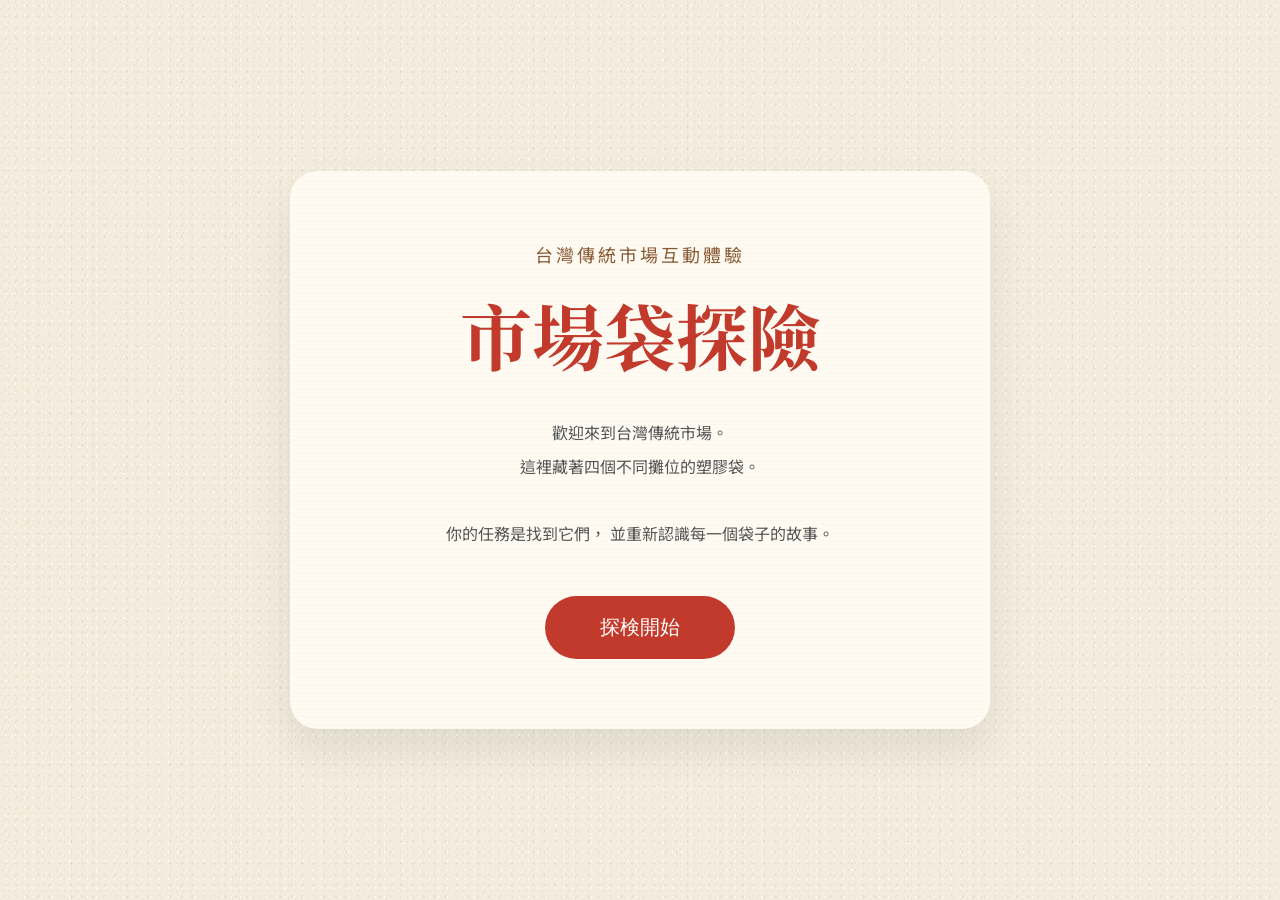
<file: 期末/index.html>
<!doctype html>
<html lang="zh-Hant">
  <head>
    <meta charset="UTF-8" />
    <meta name="viewport" content="width=device-width, initial-scale=1.0" />

    <title>市場袋探險</title>

    <link rel="stylesheet" href="style.css" />
  </head>

  <body>
    <!-- 背景 -->
    <div class="background-pattern"></div>

    <!-- 主畫面 -->
    <main class="hero">
      <div class="hero-box">
        <p class="sub-title">台灣傳統市場互動體驗</p>

        <h1>市場袋探險</h1>

        <p class="description">
          歡迎來到台灣傳統市場。<br />
          這裡藏著四個不同攤位的塑膠袋。<br /><br />

          你的任務是找到它們， 並重新認識每一個袋子的故事。
        </p>

        <button id="startBtn">探検開始</button>
      </div>
    </main>

    <script src="script.js"></script>
  </body>
</html>
</file>
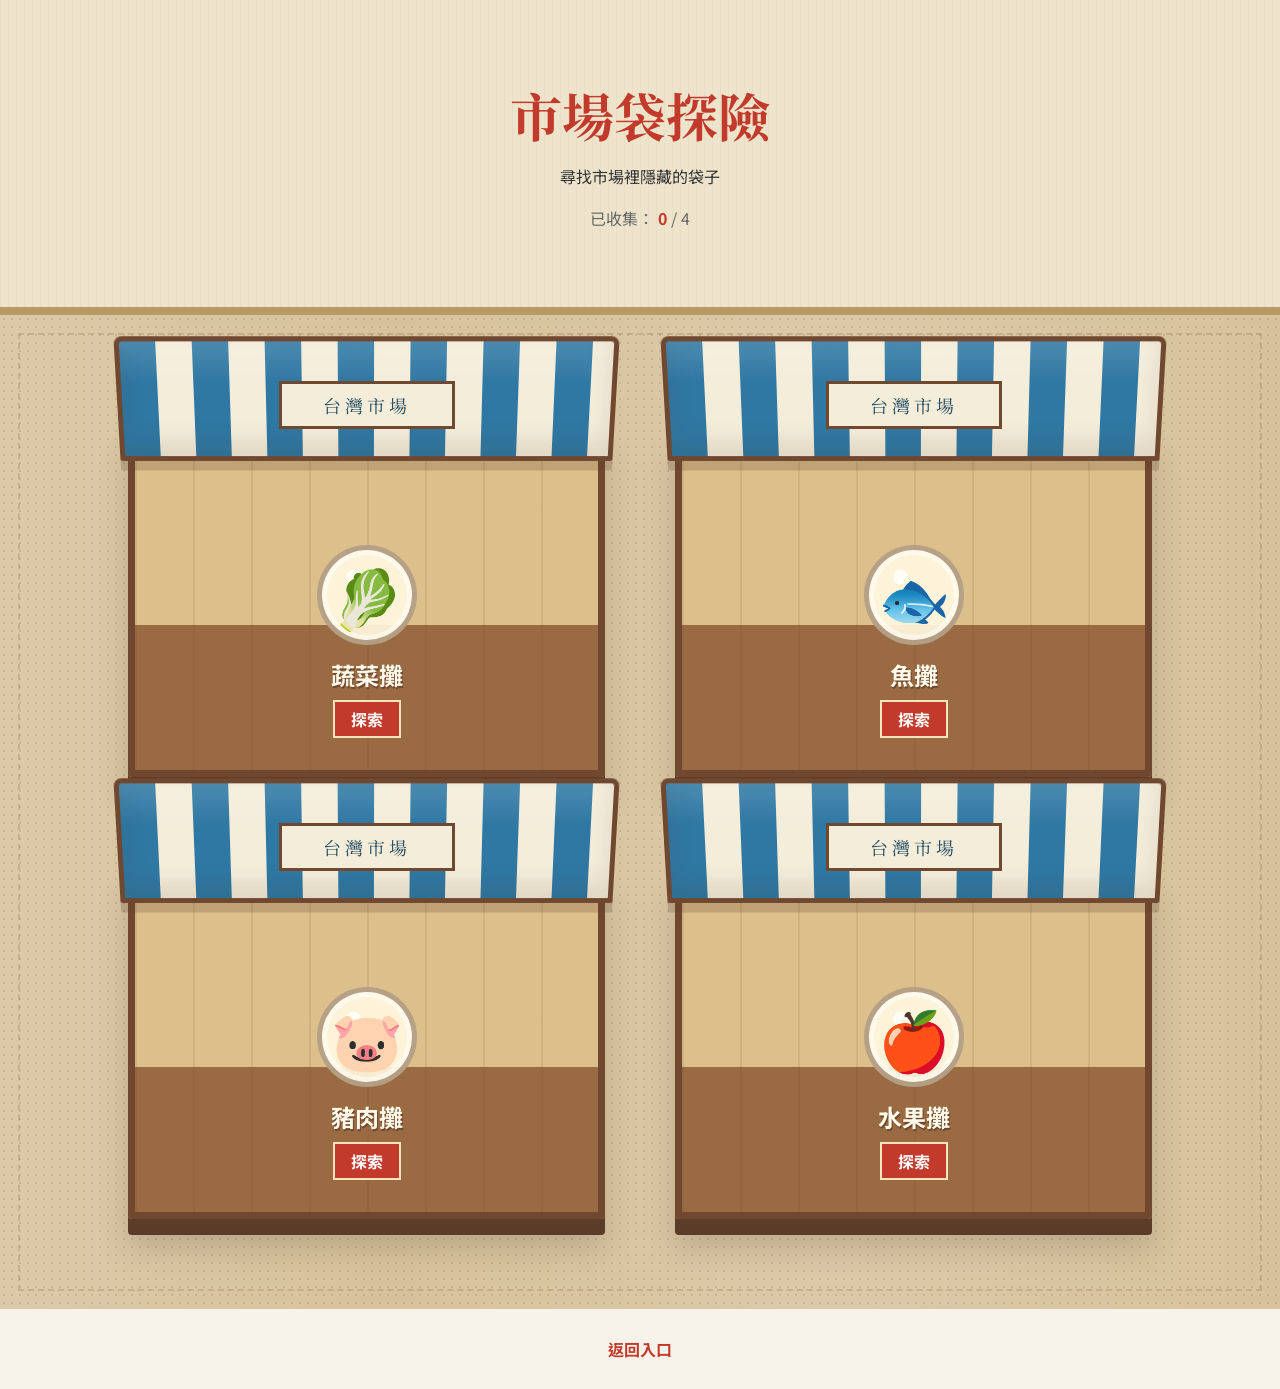
<file: 期末/market.html>
<!doctype html>
<html lang="zh-Hant">
  <head>
    <meta charset="UTF-8" />
    <meta name="viewport" content="width=device-width, initial-scale=1.0" />

    <title>市場袋探險｜市場</title>

    <link rel="stylesheet" href="style.css" />
  </head>

  <body>
    <header class="market-header">
      <h1>市場袋探險</h1>

      <p>尋找市場裡隱藏的袋子</p>

      <div class="count">
        已收集：
        <span id="count">0</span>
        / 4
      </div>
    </header>

    <main class="market-map">
      <!-- 蔬菜攤 -->

      <div
        class="stall-point vegetable"
        id="vegetable"
        role="button"
        tabindex="0"
        onclick="goBag('vegetable')"
        onkeydown="
          if (event.key === 'Enter' || event.key === ' ') goBag('vegetable');
        "
      >
        <div class="icon">🥬</div>

        <h2>蔬菜攤</h2>

        <p>探索</p>
      </div>

      <!-- 魚攤 -->

      <div
        class="stall-point fish"
        id="fish"
        role="button"
        tabindex="0"
        onclick="goBag('fish')"
        onkeydown="
          if (event.key === 'Enter' || event.key === ' ') goBag('fish');
        "
      >
        <div class="icon">🐟</div>

        <h2>魚攤</h2>

        <p>探索</p>
      </div>

      <!-- 豬肉攤 -->

      <div
        class="stall-point pork"
        id="pork"
        role="button"
        tabindex="0"
        onclick="goBag('pork')"
        onkeydown="
          if (event.key === 'Enter' || event.key === ' ') goBag('pork');
        "
      >
        <div class="icon">🐷</div>

        <h2>豬肉攤</h2>

        <p>探索</p>
      </div>

      <!-- 水果攤 -->

      <div
        class="stall-point fruit"
        id="fruit"
        role="button"
        tabindex="0"
        onclick="goBag('fruit')"
        onkeydown="
          if (event.key === 'Enter' || event.key === ' ') goBag('fruit');
        "
      >
        <div class="icon">🍎</div>

        <h2>水果攤</h2>

        <p>探索</p>
      </div>
    </main>

    <footer>
      <a href="index.html"> 返回入口 </a>
    </footer>

    <script src="script.js"></script>
  </body>
</html>
</file>
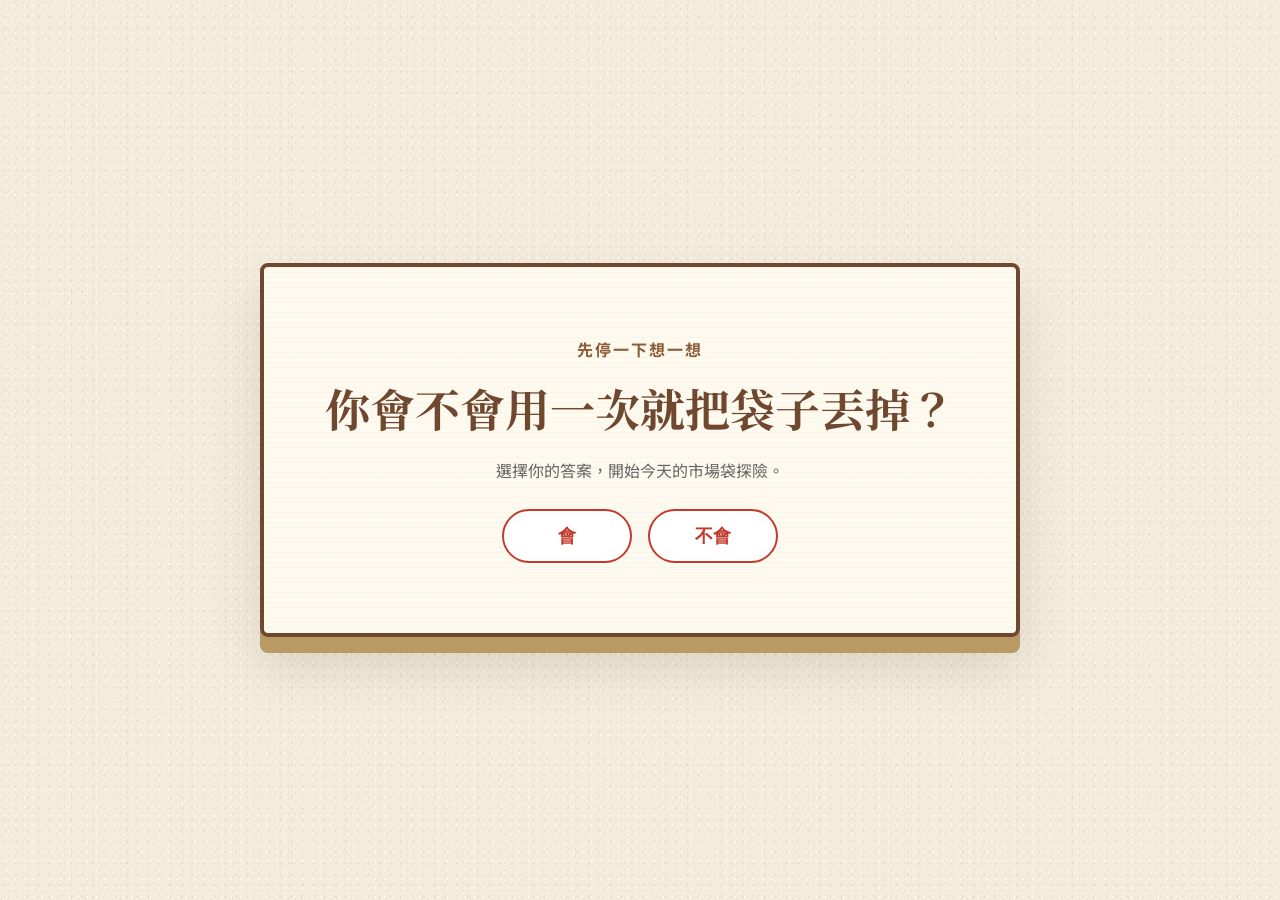
<file: 期末/question.html>
<!doctype html>
<html lang="zh-Hant">
  <head>
    <meta charset="UTF-8" />
    <meta name="viewport" content="width=device-width, initial-scale=1.0" />
    <title>先想一想｜市場袋探險</title>
    <link rel="stylesheet" href="style.css" />
  </head>

  <body>
    <div class="background-pattern"></div>

    <main class="question-page">
      <section class="bag-question" aria-labelledby="question-title">
        <p class="question-kicker">先停一下想一想</p>

        <h1 id="question-title">你會不會用一次就把袋子丟掉？</h1>

        <p class="question-copy">選擇你的答案，開始今天的市場袋探險。</p>

        <div class="answer-list" role="group" aria-label="選擇答案">
          <button class="answer-btn" type="button" data-answer="yes">會</button>
          <button class="answer-btn" type="button" data-answer="no">
            不會
          </button>
        </div>

        <p
          id="answerResult"
          class="answer-result hidden"
          aria-live="polite"
        ></p>

        <button id="bagStartBtn" class="hidden">開始探險</button>
      </section>
    </main>

    <script src="script.js"></script>
  </body>
</html>
</file>
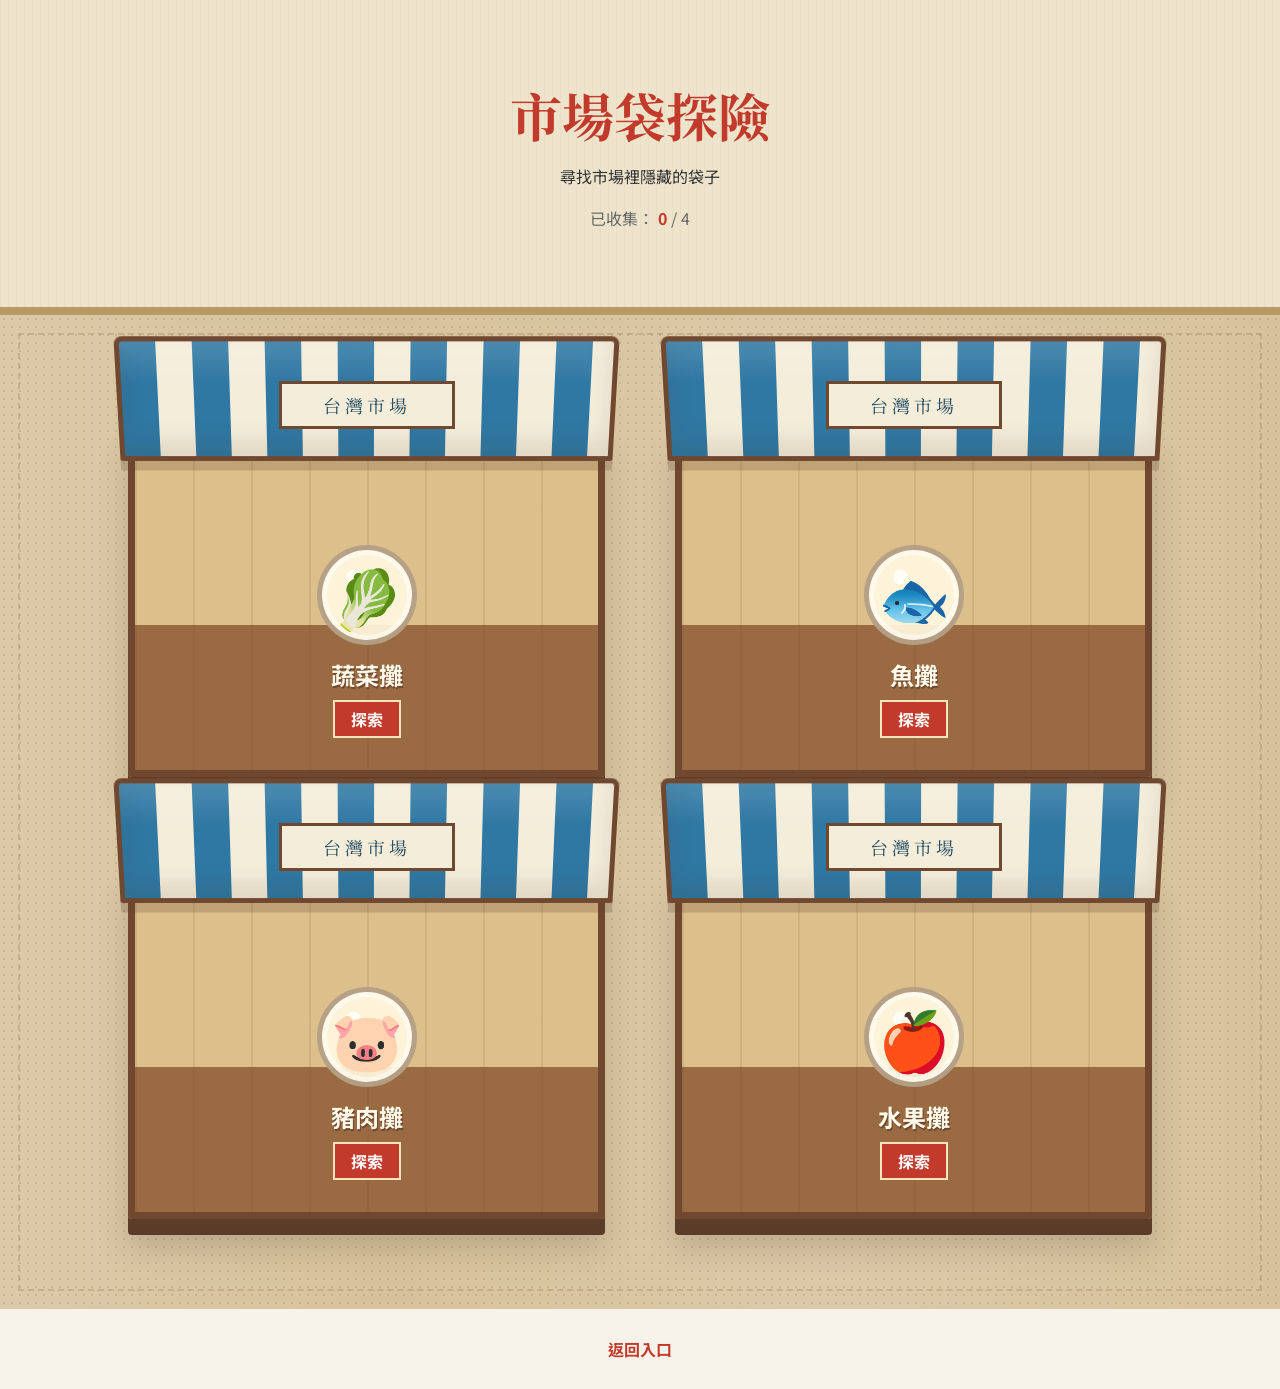
<file: 期末/reuse.html>
<!doctype html>
<html lang="zh-Hant">
  <head>
    <meta charset="UTF-8" />
    <meta name="viewport" content="width=device-width, initial-scale=1.0" />
    <title>袋子的下一段旅程｜市場袋探險</title>
    <link rel="stylesheet" href="style.css" />
  </head>

  <body id="reuse-page">
    <main class="reuse-page">
      <section class="reuse-panel" aria-labelledby="reuse-title">
        <div class="reuse-warning" role="alert">
          <span class="warning-mark">!</span>
          <span>注意：別讓袋子只走一次就結束</span>
        </div>

        <p class="reuse-kicker">四個市場袋收集完成</p>

        <h1 id="reuse-title">袋子不只是一個袋子</h1>

        <p class="reuse-lead">
          它可以裝菜、裝水果，也可以陪你走更多趟市場。<br />
          繼續使用，比丟掉更有價值。
        </p>

        <div class="reuse-steps">
          <div class="reuse-step">
            <span>01</span>
            <h2>清潔</h2>
            <p>用完後擦乾淨，避免殘留污漬與異味。</p>
          </div>

          <div class="reuse-step">
            <span>02</span>
            <h2>晾乾</h2>
            <p>保持乾燥，才能安全地再次使用。</p>
          </div>

          <div class="reuse-step">
            <span>03</span>
            <h2>重複使用</h2>
            <p>下次買菜、買水果時，把袋子帶回市場。</p>
          </div>
        </div>

        <button id="resetReuseBtn" type="button">回到首頁重新探險</button>
      </section>
    </main>

    <script src="script.js"></script>
  </body>
</html>
</file>
<file: 期末/style.css>
/* Google Font */

@import url("https://fonts.googleapis.com/css2?family=Noto+Sans+TC:wght@300;400;500;700&family=Noto+Serif+TC:wght@600;700&display=swap");

* {
  margin: 0;
  padding: 0;
  box-sizing: border-box;
}

html {
  scroll-behavior: smooth;
}

body {
  font-family: "Noto Sans TC", sans-serif;

  background:
    radial-gradient(
      circle at 20% 30%,
      rgba(94, 72, 47, 0.08) 0 0.7px,
      transparent 0.8px
    ),
    radial-gradient(
      circle at 70% 65%,
      rgba(255, 255, 255, 0.9) 0 0.8px,
      transparent 0.9px
    ),
    repeating-linear-gradient(
      115deg,
      transparent 0 5px,
      rgba(129, 101, 68, 0.025) 5px 6px
    ),
    #f2ead8;

  background-size:
    7px 7px,
    9px 9px,
    12px 12px,
    auto;

  color: #333;

  overflow-x: hidden;
}

/* Background */

.background-pattern {
  position: fixed;

  inset: 0;

  background:
    linear-gradient(rgba(255, 255, 255, 0.22), rgba(255, 255, 255, 0.22)),
    radial-gradient(circle, #7a604426 1px, transparent 1.5px),
    radial-gradient(circle at 70% 30%, #ffffff66 1px, transparent 1.5px);

  background-size:
    auto,
    11px 11px,
    17px 17px;

  opacity: 0.7;

  z-index: -2;
}

/* Floating Bags */

.floating-bag {
  position: fixed;

  width: 90px;

  opacity: 0.12;

  animation: float 8s ease-in-out infinite;

  z-index: -1;
}

.bag1 {
  top: 10%;
  left: 8%;
}

.bag2 {
  top: 65%;
  right: 10%;

  animation-delay: 2s;
}

.bag3 {
  bottom: 15%;
  left: 45%;

  animation-delay: 4s;
}

/* Hero */

.hero {
  height: 100vh;

  display: flex;

  justify-content: center;

  align-items: center;

  padding: 30px;
}

.hero-box {
  width: 700px;

  max-width: 90%;

  background:
    repeating-linear-gradient(
      0deg,
      rgba(111, 82, 50, 0.018) 0 1px,
      transparent 1px 4px
    ),
    rgba(255, 252, 244, 0.94);

  backdrop-filter: blur(10px);

  border-radius: 28px;

  padding: 70px;

  text-align: center;

  box-shadow: 0 20px 40px rgba(0, 0, 0, 0.08);
}

.sub-title {
  color: #8a5b36;

  letter-spacing: 3px;

  margin-bottom: 15px;

  font-size: 18px;
}

.hero h1 {
  font-family: "Noto Serif TC", serif;

  font-size: 72px;

  color: #c23a2b;

  margin-bottom: 30px;
}

.description {
  line-height: 2.1;

  color: #555;

  margin-bottom: 45px;
}

.bag-question {
  max-width: 760px;

  width: 100%;

  margin: 0 auto;
}

.question-page {
  min-height: 100vh;

  display: grid;

  place-items: center;

  padding: 30px;
}

.question-page .bag-question {
  padding: 70px 55px;

  border: 4px solid #70482f;

  border-radius: 8px;

  background:
    repeating-linear-gradient(
      0deg,
      rgba(111, 82, 50, 0.035) 0 1px,
      transparent 1px 5px
    ),
    rgba(255, 250, 240, 0.96);

  box-shadow:
    0 16px 0 #b89a65,
    0 30px 50px rgba(92, 65, 38, 0.16);

  text-align: center;
}

.question-page .bag-question h1 {
  color: #70482f;

  font-family: "Noto Serif TC", serif;

  font-size: 45px;

  line-height: 1.45;

  margin: 12px auto 16px;
}

.question-kicker {
  color: #8a5b36;

  font-weight: 700;

  letter-spacing: 2px;

  margin-bottom: 14px;
}

.bag-question h2 {
  max-width: 580px;

  margin: 0 auto 16px;

  color: #70482f;

  font-family: "Noto Serif TC", serif;

  font-size: 38px;

  line-height: 1.45;
}

.question-copy {
  color: #666;

  line-height: 1.8;

  margin-bottom: 24px;
}

.answer-list {
  display: flex;

  justify-content: center;

  gap: 16px;
}

.answer-btn {
  min-width: 130px;

  padding: 13px 28px;

  border: 2px solid #c23a2b;

  border-radius: 999px;

  background: white;

  color: #c23a2b;

  font-size: 18px;

  font-weight: 700;

  cursor: pointer;

  transition: 0.25s;
}

.answer-btn:hover,
.answer-btn:focus-visible,
.answer-btn.selected {
  background: #c23a2b;

  color: white;
}

.answer-result {
  min-height: 28px;

  margin-top: 22px;

  color: #70482f;

  font-weight: 700;
}

/* Start Button */

#startBtn {
  background: #c23a2b;

  color: white;

  border: none;

  padding: 18px 55px;

  border-radius: 999px;

  font-size: 20px;

  cursor: pointer;

  transition: 0.35s;
}

#startBtn:hover,
#startBtn:focus-visible {
  transform: translateY(-5px);

  box-shadow: 0 15px 25px rgba(194, 58, 43, 0.3);
}

#bagStartBtn {
  margin-top: 12px;

  padding: 16px 38px;

  border: none;

  border-radius: 999px;

  background: #c23a2b;

  color: white;

  font-size: 18px;

  font-weight: 700;

  cursor: pointer;

  transition: 0.3s;
}

#bagStartBtn:hover,
#bagStartBtn:focus-visible {
  transform: translateY(-4px);

  box-shadow: 0 12px 20px rgba(194, 58, 43, 0.25);
}

/* Mission preview styles removed: today's task section is not displayed. */

#marketBtn {
  margin-top: 45px;

  padding: 16px 38px;

  border: 2px solid #c23a2b;

  border-radius: 999px;

  background: transparent;

  color: #c23a2b;

  font-size: 18px;

  font-weight: 700;

  cursor: pointer;

  transition: 0.3s;
}

#marketBtn:hover,
#marketBtn:focus-visible {
  background: #c23a2b;

  color: white;
}

/* Mission */

.preview {
  padding: 100px 10%;

  text-align: center;
}

.preview h2 {
  font-family: "Noto Serif TC", serif;

  color: #c23a2b;

  font-size: 42px;

  margin-bottom: 50px;
}

.mission-list {
  display: grid;

  grid-template-columns: repeat(4, 1fr);

  gap: 25px;
}

.mission-card {
  background: white;

  padding: 35px;

  border: 0;

  border-radius: 20px;

  box-shadow: 0 10px 20px rgba(0, 0, 0, 0.08);

  cursor: pointer;

  transition: 0.3s;

  font-family: inherit;
}

.mission-card:hover {
  transform: translateY(-10px);
}

.mission-card {
  font-size: 60px;
}

.mission-card p {
  margin-top: 20px;

  font-size: 20px;

  color: #444;
}

/* Animation */

@keyframes float {
  0% {
    transform: translateY(0px) rotate(0deg);
  }

  50% {
    transform: translateY(-25px) rotate(6deg);
  }

  100% {
    transform: translateY(0px) rotate(0deg);
  }
}

/* Responsive */

@media (max-width: 900px) {
  .hero h1 {
    font-size: 48px;
  }

  .hero-box {
    padding: 45px;
  }

  .mission-list {
    grid-template-columns: repeat(2, 1fr);
  }
}

@media (max-width: 600px) {
  .mission-list {
    grid-template-columns: 1fr;
  }

  .hero h1 {
    font-size: 40px;
  }

  .bag-question h2,
  .question-page .bag-question h1 {
    font-size: 28px;
  }

  .question-page {
    padding: 20px 12px;
  }

  .question-page .bag-question {
    padding: 38px 18px;
  }

  .answer-list {
    gap: 10px;
  }

  .answer-btn {
    min-width: 110px;

    padding-inline: 18px;
  }

  .description {
    font-size: 15px;
  }
}
.market-header {
  height: 35vh;

  display: flex;

  flex-direction: column;

  justify-content: center;

  align-items: center;

  background:
    repeating-linear-gradient(
      90deg,
      rgba(87, 73, 50, 0.035) 0 1px,
      transparent 1px 8px
    ),
    #eee4cc;

  border-bottom: 8px solid #b89a65;
}

.market-map {
  position: relative;

  min-height: 65vh;

  padding: 110px 10% 90px;

  display: grid;

  grid-template-columns: repeat(2, 1fr);

  gap: 90px 70px;

  background:
    radial-gradient(circle, rgba(104, 85, 60, 0.16) 0 1px, transparent 1.5px),
    linear-gradient(
      90deg,
      rgba(255, 255, 255, 0.12),
      transparent 30%,
      rgba(255, 255, 255, 0.12) 65%,
      transparent
    ),
    #d7c29c;

  background-size:
    8px 8px,
    auto,
    auto;
}

.market-map::before {
  content: "";

  position: absolute;

  inset: 18px;

  border: 2px dashed rgba(122, 91, 52, 0.22);

  pointer-events: none;
}

.stall-point {
  position: relative;

  min-height: 330px;

  background:
    repeating-linear-gradient(
      90deg,
      rgba(92, 62, 35, 0.1) 0 2px,
      transparent 2px 58px
    ),
    linear-gradient(#dcbf8a 0 58%, #9a6b42 58% 100%);

  border: 7px solid #70482f;

  border-top: 0;

  border-radius: 4px;

  padding: 120px 38px 32px;

  text-align: center;

  cursor: pointer;

  box-shadow:
    0 16px 0 #5b3c28,
    0 28px 30px rgba(71, 49, 31, 0.2);

  transition: 0.25s ease;
}

.stall-point::before {
  content: "";

  position: absolute;

  left: -18px;

  right: -18px;

  top: -88px;

  height: 115px;

  background:
    linear-gradient(rgba(255, 255, 255, 0.14), transparent 35%),
    repeating-linear-gradient(90deg, #2f78a3 0 36px, #f4edda 36px 72px);

  border: 5px solid #70482f;

  border-radius: 8px 8px 2px 2px;

  box-shadow: 0 10px 0 rgba(91, 60, 40, 0.22);

  transform: perspective(300px) rotateX(-4deg);
}

.stall-point::after {
  content: "台灣市場";

  position: absolute;

  left: 50%;

  top: -44px;

  width: 150px;

  transform: translateX(-50%);

  padding: 8px 10px;

  background: #f4edda;

  border: 3px solid #70482f;

  color: #274e63;

  font-family: "Noto Serif TC", serif;

  font-size: 18px;

  letter-spacing: 4px;

  z-index: 2;
}

.stall-point.collected {
  filter: saturate(0.55) brightness(0.82);

  cursor: not-allowed;
}

.stall-point.collected::before {
  background: repeating-linear-gradient(
    90deg,
    #77746f 0 36px,
    #ddd7c8 36px 72px
  );
}

.stall-point.collected .icon {
  opacity: 0.75;
}

.stall-point.collected p {
  background: #77746f;
}

.stall-point:hover:not(.collected),
.stall-point:focus-visible:not(.collected) {
  transform: translateY(-8px);

  box-shadow:
    0 24px 0 #5b3c28,
    0 36px 34px rgba(71, 49, 31, 0.24);

  outline: none;
}

.stall-point::before {
  box-shadow:
    0 10px 0 rgba(91, 60, 40, 0.22),
    inset 0 -14px 24px rgba(73, 51, 30, 0.12);
}

.stall-point .icon {
  position: relative;
  z-index: 3;

  display: grid;

  place-items: center;

  width: 100px;

  height: 100px;

  margin: 0 auto 12px;

  border: 5px solid rgba(95, 59, 35, 0.45);

  border-radius: 50%;

  background:
    radial-gradient(circle at 35% 30%, #fffdf4 0 8%, transparent 9%),
    rgba(255, 248, 223, 0.92);

  font-size: 58px;

  box-shadow: inset 0 0 0 5px rgba(255, 255, 255, 0.5);
}

.stall-point h2 {
  position: relative;
  z-index: 3;

  color: #fff9e9;

  text-shadow: 1px 2px 0 #70482f;

  margin-bottom: 8px;
}

.stall-point p {
  position: relative;
  z-index: 3;

  display: inline-block;

  padding: 5px 16px;

  background: #c23a2b;

  border: 2px solid #f6e4bd;

  color: #fff;

  font-weight: 700;
}

.market-header h1 {
  font-family: "Noto Serif TC", serif;

  color: #c23a2b;

  font-size: 52px;

  margin-bottom: 12px;
}

.count {
  margin-top: 18px;

  color: #666;
}

.count span {
  color: #c23a2b;

  font-weight: 700;
}

footer {
  padding: 28px;

  text-align: center;

  background: #f8f3ea;
}

footer a {
  color: #c23a2b;

  text-decoration: none;

  font-weight: 700;
}

.completion {
  grid-column: 1 / -1;

  max-width: 760px;

  justify-self: center;

  margin-top: 20px;

  padding: 42px;

  border: 4px solid #70482f;

  border-radius: 8px;

  background:
    repeating-linear-gradient(
      0deg,
      rgba(111, 82, 50, 0.035) 0 1px,
      transparent 1px 5px
    ),
    #fffaf0;

  text-align: center;

  box-shadow: 0 12px 0 #b89a65;
}

.completion-badge {
  width: 86px;

  height: 86px;

  display: grid;

  place-items: center;

  margin: 0 auto 18px;

  border: 5px solid #70482f;

  border-radius: 50%;

  background: #c23a2b;

  color: white;

  font-family: "Noto Serif TC", serif;

  font-size: 26px;

  font-weight: 700;
}

.completion h2 {
  color: #c23a2b;

  margin-bottom: 12px;
}

.completion p {
  line-height: 2;

  color: #555;
}

.completion button {
  margin-top: 24px;

  padding: 14px 30px;

  border: 0;

  border-radius: 999px;

  background: #c23a2b;

  color: white;

  font-size: 17px;

  font-weight: 700;

  cursor: pointer;
}

/* Bag Reuse Page */

.reuse-page {
  min-height: 100vh;

  display: grid;

  place-items: center;

  padding: 50px 20px;

  background:
    radial-gradient(circle, rgba(111, 72, 47, 0.12) 0 1px, transparent 1.5px),
    #eadfc7;

  background-size: 10px 10px;
}

.reuse-panel {
  width: min(920px, 100%);

  padding: 55px;

  border: 5px solid #70482f;

  border-radius: 8px;

  background:
    repeating-linear-gradient(
      0deg,
      rgba(111, 82, 50, 0.035) 0 1px,
      transparent 1px 5px
    ),
    #fffaf0;

  text-align: center;

  box-shadow:
    0 16px 0 #b89a65,
    0 30px 50px rgba(92, 65, 38, 0.16);
}

.reuse-warning {
  width: fit-content;

  max-width: 100%;

  display: flex;

  align-items: center;

  gap: 12px;

  margin: 0 auto 30px;

  padding: 10px 18px;

  border: 3px solid #b32720;

  background: #fff2ed;

  color: #a72820;

  font-weight: 700;
}

.warning-mark {
  width: 34px;

  height: 34px;

  display: grid;

  flex: 0 0 auto;

  place-items: center;

  border-radius: 50%;

  background: #c23a2b;

  color: white;

  font-family: "Noto Serif TC", serif;

  font-size: 24px;
}

.reuse-kicker {
  color: #8a5b36;

  letter-spacing: 3px;

  margin-bottom: 10px;
}

.reuse-panel h1 {
  color: #c23a2b;

  font-family: "Noto Serif TC", serif;

  font-size: 48px;

  margin-bottom: 18px;
}

.reuse-lead {
  line-height: 2;

  color: #555;

  margin-bottom: 36px;
}

.reuse-steps {
  display: grid;

  grid-template-columns: repeat(3, 1fr);

  gap: 18px;
}

.reuse-step {
  min-height: 190px;

  padding: 24px 18px;

  border: 2px solid #b89a65;

  background: #f7efdc;
}

.reuse-step span {
  display: block;

  color: #c23a2b;

  font-family: "Noto Serif TC", serif;

  font-size: 28px;

  font-weight: 700;

  margin-bottom: 8px;
}

.reuse-step h2 {
  font-size: 20px;

  margin-bottom: 10px;
}

.reuse-step p {
  line-height: 1.8;

  color: #666;

  font-size: 15px;
}

#resetReuseBtn {
  margin-top: 38px;

  padding: 16px 34px;

  border: 0;

  border-radius: 999px;

  background: #c23a2b;

  color: white;

  font-size: 18px;

  font-weight: 700;

  cursor: pointer;
}

#resetReuseBtn:hover,
#resetReuseBtn:focus-visible {
  transform: translateY(-4px);

  box-shadow: 0 12px 20px rgba(194, 58, 43, 0.25);
}

/* Bag Page */

/* header */

.bag-header {
  position: relative;

  height: 24vh;

  min-height: 170px;

  display: flex;

  align-items: center;

  justify-content: center;

  gap: 28px;

  background:
    repeating-linear-gradient(
      90deg,
      rgba(87, 73, 50, 0.035) 0 1px,
      transparent 1px 8px
    ),
    #eee4cc;

  border-bottom: 8px solid #70482f;

  text-align: left;
}

.bag-header::after {
  content: "";

  position: absolute;

  left: 0;

  right: 0;

  bottom: -3px;

  height: 3px;

  background: repeating-linear-gradient(
    90deg,
    #c23a2b 0 28px,
    #f4edda 28px 56px
  );
}

.bag-discovery-mark {
  width: 92px;

  height: 92px;

  display: grid;

  place-items: center;

  flex: 0 0 auto;

  border: 5px solid #c23a2b;

  border-radius: 50%;

  color: #c23a2b;

  font-family: "Noto Serif TC", serif;

  font-size: 26px;

  font-weight: 700;

  transform: rotate(-8deg);

  box-shadow: inset 0 0 0 4px #f7edda;
}

.bag-header-title {
  min-width: 280px;
}

.bag-header-kicker {
  color: #8a5b36;

  margin-bottom: 6px;

  letter-spacing: 3px;
}

.bag-header h1 {
  font-family: "Noto Serif TC", serif;

  font-size: 55px;

  color: #c23a2b;

  margin-bottom: 8px;
}

.bag-header p {
  color: #666;

  letter-spacing: 2px;
}

/* main */

.bag-game {
  position: relative;

  min-height: 76vh;

  padding: 45px 6% 35px;

  text-align: center;

  background:
    radial-gradient(circle, rgba(111, 72, 47, 0.12) 0 1px, transparent 1.5px),
    linear-gradient(
      90deg,
      rgba(255, 255, 255, 0.2),
      transparent 30%,
      rgba(255, 255, 255, 0.18) 70%,
      transparent
    ),
    #eddfc2;

  background-size:
    10px 10px,
    auto,
    auto;
}

.bag-game::before,
.bag-game::after {
  content: "";

  position: absolute;

  top: 25px;

  width: 5px;

  height: calc(100% - 50px);

  background: repeating-linear-gradient(
    0deg,
    #70482f 0 18px,
    #b89a65 18px 36px
  );

  opacity: 0.65;
}

.bag-game::before {
  left: 18px;
}

.bag-game::after {
  right: 18px;
}

.bag-stage-label {
  width: fit-content;

  margin: 0 auto 4px;

  padding: 6px 16px;

  border: 2px solid #70482f;

  background: #fff8e8;

  color: #70482f;

  font-size: 14px;

  font-weight: 700;

  letter-spacing: 3px;
}

/* bag */

.bag-area {
  position: relative;

  width: 260px;

  margin: 18px auto;

  padding: 18px;

  border: 7px solid #70482f;

  border-radius: 8px;

  background:
    repeating-linear-gradient(
      90deg,
      rgba(92, 62, 35, 0.09) 0 2px,
      transparent 2px 38px
    ),
    #dcbf8a;

  cursor: pointer;

  box-shadow:
    0 12px 0 #5b3c28,
    0 22px 28px rgba(92, 65, 38, 0.18);

  transition: 1s;
}

.bag-area img {
  width: 100%;

  position: relative;

  z-index: 2;

  filter: drop-shadow(0 15px 20px rgba(0, 0, 0, 0.15));
}

/*. open */

.bag-cover {
  position: absolute;

  top: 0;

  width: 50%;

  height: 100%;

  background: #dcbf8a;

  z-index: 3;

  transition: 1s;
}

.bag-cover.left {
  left: 0;
}

.bag-cover.right {
  right: 0;
}

.bag-area.open .left {
  transform: translateX(-120%);
}

.bag-area.open .right {
  transform: translateX(120%);
}

/* click */

.hint {
  min-width: 220px;

  display: inline-flex;

  align-items: center;

  justify-content: center;

  gap: 12px;

  margin-top: 18px;

  padding: 14px 22px;

  border: 3px solid #c23a2b;

  border-radius: 999px;

  background: #fffaf0;

  color: #c23a2b;

  font-family: inherit;

  font-size: 20px;

  font-weight: 700;

  letter-spacing: 2px;

  cursor: pointer;

  animation: pulse 2s infinite;
}

.hint-icon {
  width: 34px;

  height: 34px;

  display: grid;

  place-items: center;

  border-radius: 50%;

  background: #c23a2b;

  color: white;

  font-size: 24px;

  line-height: 1;
}

@keyframes pulse {
  0% {
    opacity: 0.5;
  }

  50% {
    opacity: 1;
  }

  100% {
    opacity: 0.5;
  }
}

/* result */

.change-area {
  display: grid;

  grid-template-columns: 1fr auto 1fr;

  align-items: center;

  gap: 30px;
}

.bag-show {
  min-height: 220px;

  display: flex;

  flex-direction: column;

  justify-content: center;

  align-items: center;
}

.bag-show h3 {
  color: #555;

  margin-bottom: 8px;
}

.bag-show img {
  width: 180px;

  height: 180px;

  object-fit: contain;
}

.change-arrow {
  color: #c23a2b;

  font-size: 48px;
}

.result {
  max-width: 900px;

  margin: 30px auto 0;

  border: 4px solid #70482f;

  border-radius: 8px;

  background:
    repeating-linear-gradient(
      0deg,
      rgba(111, 82, 50, 0.035) 0 1px,
      transparent 1px 5px
    ),
    #fffaf0;

  padding: 30px 40px;

  box-shadow:
    0 12px 0 #b89a65,
    0 22px 35px rgba(92, 65, 38, 0.12);
}

.bag-show {
  border: 2px solid #b89a65;

  border-radius: 4px;

  background: #f7efdc;

  padding: 12px 8px;
}

.result h2 {
  font-family: "Noto Serif TC", serif;

  color: #c23a2b;

  font-size: 34px;

  margin-bottom: 18px;
}

.original,
.design {
  margin: 50px 0;
}

.original h3,
.design h3 {
  font-size: 25px;

  color: #555;

  margin-bottom: 25px;
}

.result img {
  width: 300px;

  max-width: 80%;

  filter: drop-shadow(0 10px 15px rgba(0, 0, 0, 0.15));
}

.arrow {
  font-size: 50px;

  color: #c23a2b;
}

#concept {
  margin-top: 12px;

  line-height: 2;

  color: #555;

  font-size: 18px;
}

/* button */

.result button {
  margin-top: 20px;

  padding: 14px 50px;

  border: none;

  border-radius: 50px;

  background: #c23a2b;

  color: white;

  font-size: 18px;

  cursor: pointer;

  transition: 0.3s;
}

.result button:hover {
  transform: translateY(-5px);

  box-shadow: 0 10px 20px rgba(194, 58, 43, 0.3);
}

.hidden {
  display: none;
}

/* mobile */

@media (max-width: 700px) {
  .reuse-page {
    padding: 24px 12px;

    place-items: start center;
  }

  .reuse-panel {
    padding: 38px 18px;
  }

  .reuse-panel h1 {
    font-size: 34px;
  }

  .reuse-warning {
    text-align: left;

    font-size: 14px;
  }

  .reuse-steps {
    grid-template-columns: 1fr;
  }

  .reuse-step {
    min-height: 0;
  }

  .bag-header {
    height: auto;

    min-height: 190px;

    gap: 14px;

    padding: 24px 16px;

    text-align: center;
  }

  .bag-discovery-mark {
    width: 70px;

    height: 70px;

    border-width: 4px;

    font-size: 20px;
  }

  .bag-header-title {
    min-width: 0;

    max-width: 220px;
  }

  .bag-header-kicker {
    font-size: 12px;

    letter-spacing: 1px;
  }

  .bag-header h1 {
    font-size: 32px;
  }

  .bag-game {
    padding-inline: 28px;
  }

  .bag-game::before,
  .bag-game::after {
    opacity: 0.35;
  }

  .market-header {
    height: auto;

    min-height: 220px;

    padding: 40px 20px;

    text-align: center;
  }

  .market-header h1 {
    font-size: 38px;
  }

  .market-map {
    grid-template-columns: 1fr;

    padding: 50px 20px;

    gap: 24px;
  }

  .stall-point {
    padding: 35px 20px;
  }

  .change-area {
    grid-template-columns: 1fr;

    gap: 10px;
  }

  .change-arrow {
    transform: rotate(90deg);
  }

  .bag-area {
    width: 190px;

    margin: 12px auto;
  }

  .bag-show {
    min-height: 150px;
  }

  .bag-show img {
    width: 140px;

    height: 140px;
  }

  .hint {
    min-width: 200px;

    font-size: 16px;
  }

  .result {
    padding: 35px 20px;
  }

  .result h2 {
    font-size: 30px;
  }
}
</file>
